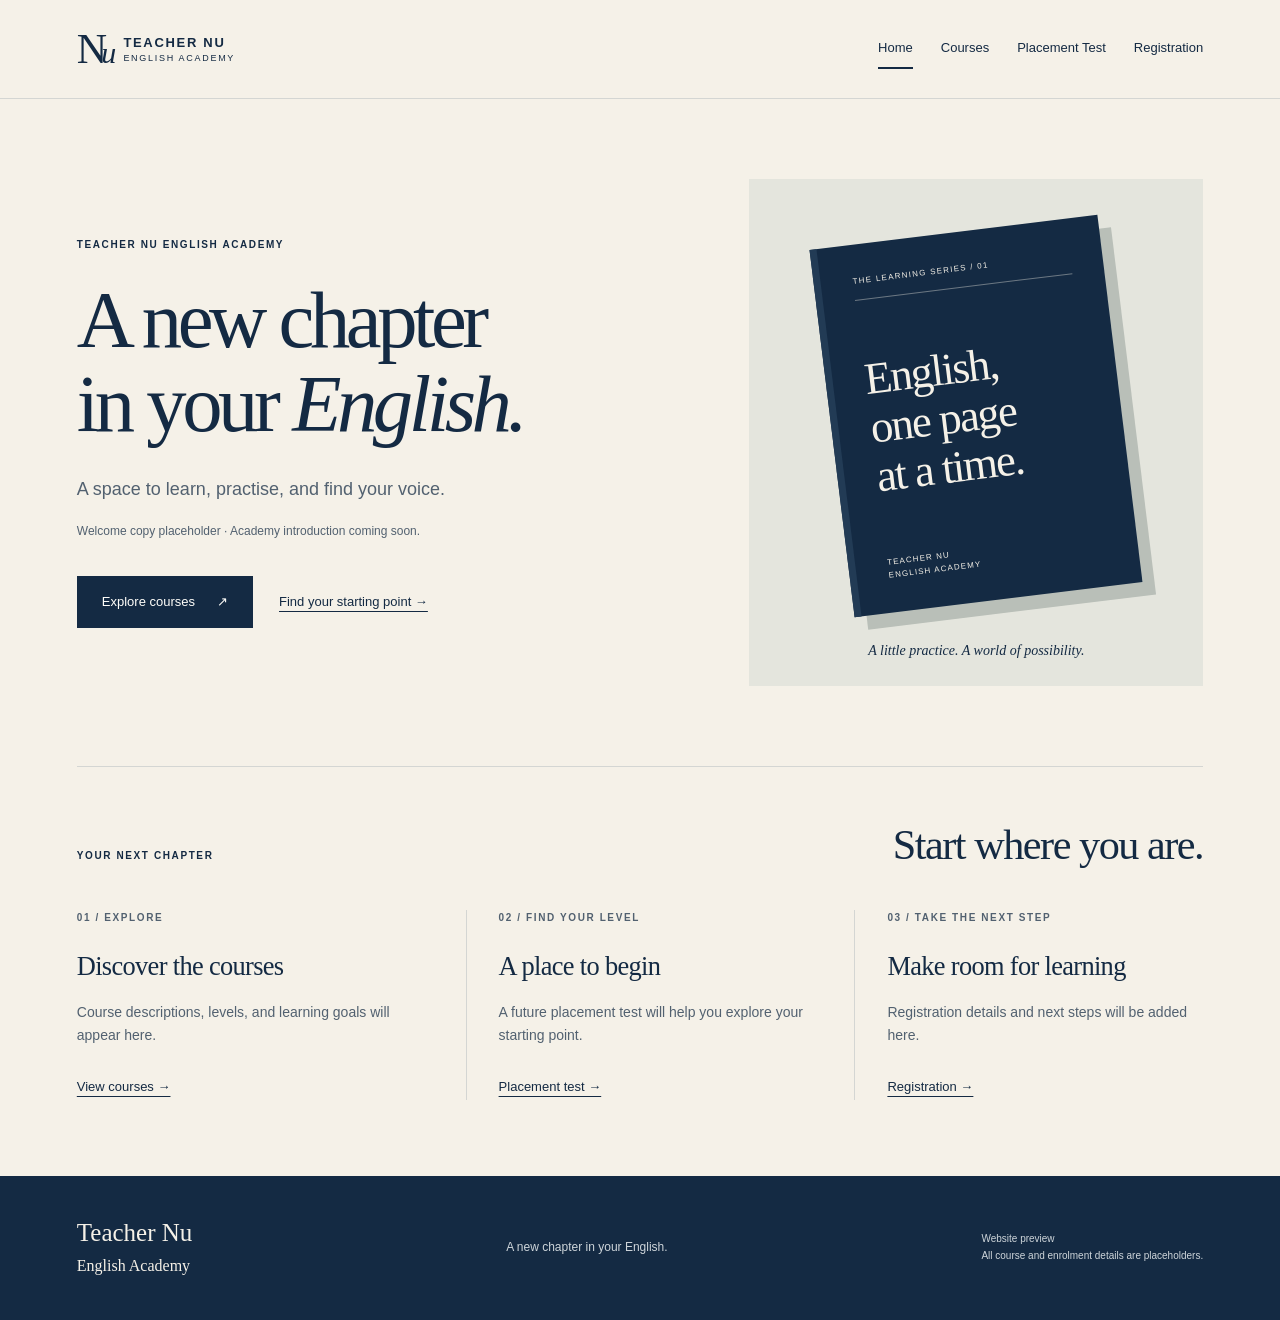
<file: index.html>
<!doctype html>
<html lang="en">
<head>
  <meta charset="utf-8">
  <meta name="viewport" content="width=device-width, initial-scale=1">
  <meta name="description" content="Teacher Nu English Academy — Home. Static website preview with placeholder content.">
  <meta name="theme-color" content="#142a43">
  <title>Home | Teacher Nu English Academy</title>
  <link rel="icon" href="assets/favicon.svg" type="image/svg+xml">
  <style id="academy-styles">
:root{--navy:#142a43;--cream:#f5f1e8;--white:#fffefa;--muted:#526170;--line:#d4d6d3;--serif:Georgia,'Times New Roman',serif;--sans:Arial,Helvetica,sans-serif}
*{box-sizing:border-box}html{scroll-behavior:smooth}body{margin:0;background:var(--cream);color:var(--navy);font-family:var(--sans);font-size:16px;line-height:1.65}a{color:inherit;text-underline-offset:5px}a:hover{color:#47617a}a:focus-visible,button:focus-visible,input:focus-visible,select:focus-visible{outline:3px solid #946324;outline-offset:5px}h1,h2,h3,p{margin:0}h1,h2,h3{font-family:var(--serif);font-weight:400}h1{font-size:clamp(3.2rem,6.3vw,6.4rem);line-height:1.04;letter-spacing:-.055em}h1 em{font-weight:400}h2{font-size:clamp(2rem,3.3vw,3rem);line-height:1.15;letter-spacing:-.035em}h3{font-size:1.65rem;line-height:1.25;letter-spacing:-.025em}p{max-width:65ch}main{max-width:1440px;margin:auto;padding:0 6%}.site-header{max-width:1440px;margin:auto;padding:28px 6%;display:flex;align-items:center;justify-content:space-between;gap:28px;border-bottom:1px solid var(--line)}.brand{display:flex;align-items:center;gap:13px;text-decoration:none;font-size:13px;font-weight:700;letter-spacing:.13em;line-height:1.5;flex-shrink:0}.brand small{display:block;font-size:9px;letter-spacing:.19em;font-weight:400}.brand-mark{display:flex;align-items:baseline;font-family:var(--serif);font-size:42px;font-weight:400;letter-spacing:-.14em;line-height:1}.brand-mark span{font-style:italic;font-size:30px}.site-header nav{display:flex;align-items:center;gap:28px}.site-header nav a{text-decoration:none;font-size:13px;padding:8px 0;border-bottom:2px solid transparent}.site-header nav a[aria-current=page]{border-color:var(--navy)}.site-header nav a:hover{border-color:#84919c}.skip-link{position:absolute;z-index:10;left:16px;top:-100px;background:var(--navy);color:white;padding:12px 20px}.skip-link:focus{top:10px}.hero{padding:80px 0}.home-hero{display:grid;grid-template-columns:1.35fr 1fr;align-items:center;gap:60px;min-height:640px}.eyebrow,.number{font-size:10px;font-weight:700;letter-spacing:.16em;text-transform:uppercase}.eyebrow{margin-bottom:24px}.lead{font-size:18px;margin-top:28px;line-height:1.7;color:var(--muted)}.placeholder{font-size:12px;color:var(--muted);margin-top:18px;max-width:58ch}.actions{display:flex;align-items:center;gap:26px;flex-wrap:wrap;margin-top:34px}.button{display:inline-flex;align-items:center;justify-content:center;gap:22px;background:var(--navy);color:var(--white);padding:15px 24px;font-family:var(--sans);font-size:13px;text-decoration:none;border:1px solid var(--navy);line-height:1.5}.button:hover{background:#284561;color:var(--white)}.text-link{font-size:13px;text-decoration:underline;display:inline-block}.book-art{position:relative;padding:28px 36px 24px;background:#e4e5dd;display:flex;flex-direction:column;align-items:center;overflow:hidden}.book{position:relative;width:100%;max-width:290px;min-height:370px;background:var(--navy);color:var(--cream);padding:30px 32px;transform:rotate(-7deg);box-shadow:12px 14px 0 #b9bfb8;display:flex;flex-direction:column;justify-content:space-between;border-left:7px solid #223b55;margin:24px 10px 38px}.book-label{font-size:8px;letter-spacing:.16em;border-bottom:1px solid #6c7883;padding-bottom:12px}.book-title{font-size:clamp(2.1rem,3.5vw,3.2rem);font-family:var(--serif);line-height:1.1;letter-spacing:-.04em}.book-bottom{font-size:8px;line-height:1.7;letter-spacing:.14em}.art-caption{font-family:var(--serif);font-style:italic;font-size:14px}.section{border-top:1px solid var(--line);padding:54px 0 76px}.section-heading{display:flex;align-items:baseline;justify-content:space-between;gap:24px;margin-bottom:40px}.section-heading .eyebrow{margin:0}.steps{display:grid;grid-template-columns:repeat(3,1fr);gap:40px}.steps article+article{border-left:1px solid var(--line);padding-left:32px}.number{display:block;margin-bottom:24px;color:var(--muted)}.steps h3{margin-bottom:18px}.steps p{color:var(--muted);font-size:14px;margin-bottom:26px}.page-hero{max-width:950px;padding-bottom:60px}.course-list{padding:0}.course-row{display:grid;grid-template-columns:55px 1fr 210px;gap:30px;padding:42px 0;border-bottom:1px solid var(--line);align-items:start}.course-row .number{padding-top:6px}.course-row .eyebrow{margin-bottom:12px}.course-row h2{font-size:2.25rem}.course-row p:not(.eyebrow){font-size:14px;color:var(--muted);margin-top:16px;max-width:55ch}.course-row dl{margin:0;font-size:12px}.course-row dl div+div{margin-top:18px}.course-row dt{text-transform:uppercase;font-size:9px;letter-spacing:.14em;color:var(--muted)}.course-row dd{margin:4px 0 0}.callout{display:flex;align-items:center;justify-content:space-between;gap:32px;padding:48px 0 65px}.callout .eyebrow{margin-bottom:12px}.split{display:grid;grid-template-columns:1fr 1fr;gap:10%;align-items:start}.split h2{margin-bottom:24px}.split>div>p:not(.eyebrow){color:var(--muted)}.detail-list{list-style:none;padding:0;margin:28px 0;font-size:14px}.detail-list li{border-top:1px solid var(--line);padding:12px 0}.paper{background:var(--white);padding:34px;border:1px solid var(--line)}fieldset{border:0;padding:0;margin:0;min-width:0}legend{font-family:var(--serif);font-size:1.5rem;line-height:1.35;padding:0;margin-bottom:22px;width:100%}.sample-sentence{margin:0 0 22px}.answer{display:flex;align-items:center;gap:12px;padding:12px 14px;border:1px solid var(--line);margin-bottom:10px;font-size:14px}.answer input{width:16px;height:16px;margin:0}.small{font-size:12px;line-height:1.7;color:var(--muted);margin-top:22px}.field{margin-bottom:20px}.field label{display:block;font-size:12px;margin-bottom:8px}.field input,.field select{width:100%;min-width:0;padding:12px;background:var(--cream);border:1px solid var(--line);border-radius:0;font:inherit;font-size:14px;color:var(--muted);opacity:1}input:disabled,select:disabled{cursor:not-allowed;-webkit-text-fill-color:var(--muted)}button:disabled{opacity:.65;cursor:not-allowed}.site-footer{background:var(--navy);color:var(--cream);padding:42px 6%;display:flex;justify-content:space-between;align-items:center;gap:32px}.footer-name{font-family:var(--serif);font-size:25px;line-height:1.2;text-decoration:none}.footer-name span{font-size:16px}.site-footer p{font-size:12px;color:#ced5da}.site-footer .footer-note{font-size:10px}.site-footer a:hover{color:white}
@media(min-width:1600px){.site-footer{padding-left:max(6%,calc((100vw - 1268px)/2));padding-right:max(6%,calc((100vw - 1268px)/2))}}
@media(max-width:950px){.site-header{align-items:flex-start;flex-wrap:wrap;gap:18px}.site-header nav{gap:24px;flex-wrap:wrap}.home-hero{gap:32px;padding:60px 0;min-height:auto}.book-art{padding:16px 22px}.book{padding:24px;min-height:320px}.section-heading{display:block}.section-heading .eyebrow{margin-bottom:16px}.steps{gap:24px}.steps article+article{padding-left:24px}.split{gap:6%}.paper{padding:25px}.course-row{grid-template-columns:35px 1fr 160px;gap:20px}.callout{align-items:flex-start;flex-direction:column}}
@media(max-width:640px){main{padding:0 6%}.site-header{padding-top:22px;padding-bottom:14px;gap:22px}.site-header nav{width:100%;gap:8px 20px}.site-header nav a{font-size:12px}.hero{padding:46px 0}.home-hero{grid-template-columns:1fr;gap:38px}h1{font-size:clamp(2.8rem,12vw,4.4rem)}.lead{font-size:16px;margin-top:22px}.actions{gap:22px;margin-top:28px}.book-art{min-height:340px;padding:12px 36px 20px}.book{max-width:230px;min-height:285px;margin-top:16px;margin-bottom:30px}.book-title{font-size:2.5rem}.art-caption{font-size:12px}.section{padding:36px 0 46px}.steps,.split{grid-template-columns:1fr;gap:32px}.steps article+article{border-left:0;border-top:1px solid var(--line);padding:28px 0 0}.steps .number{margin-bottom:14px}.steps p{margin-bottom:18px}.course-list{padding:0}.course-row{grid-template-columns:28px 1fr;gap:12px;padding:30px 0}.course-row h2{font-size:1.8rem}.course-row dl{grid-column:2;display:flex;flex-wrap:wrap;gap:28px;margin-top:8px}.course-row dl div+div{margin-top:0}.callout{padding:36px 0 46px;gap:24px}.paper{padding:24px}.site-footer{align-items:flex-start;flex-direction:column;gap:24px;padding-top:34px;padding-bottom:34px}.button{max-width:100%;text-align:center}.footer-note{max-width:40ch}}
@media(prefers-reduced-motion:reduce){html{scroll-behavior:auto}}
  </style>
</head>
<body>
<a class="skip-link" href="#main">Skip to content</a>
<header class="site-header"><a class="brand" href="index.html" aria-label="Teacher Nu English Academy home"><span class="brand-mark" aria-hidden="true">N<span>u</span></span><span>TEACHER NU<small>ENGLISH ACADEMY</small></span></a><nav aria-label="Main navigation"><a href="index.html" aria-current="page">Home</a><a href="courses.html">Courses</a><a href="placement-test.html">Placement Test</a><a href="registration.html">Registration</a></nav></header>
<main id="main"><section class="hero home-hero"><div><p class="eyebrow">Teacher Nu English Academy</p><h1>A new chapter<br>in your <em>English.</em></h1><p class="lead">A space to learn, practise, and find your voice.</p><p class="placeholder">Welcome copy placeholder · Academy introduction coming soon.</p><div class="actions"><a class="button" href="courses.html">Explore courses <span aria-hidden="true">↗</span></a><a class="text-link" href="placement-test.html">Find your starting point →</a></div></div><div class="book-art" aria-hidden="true"><div class="book"><span class="book-label">THE LEARNING SERIES / 01</span><span class="book-title">English,<br>one page<br>at a time.</span><span class="book-bottom">TEACHER NU<br>ENGLISH ACADEMY</span></div><span class="art-caption">A little practice. A world of possibility.</span></div></section><section class="section"><div class="section-heading"><p class="eyebrow">Your next chapter</p><h2>Start where you are.</h2></div><div class="steps"><article><span class="number">01 / EXPLORE</span><h3>Discover the courses</h3><p>Course descriptions, levels, and learning goals will appear here.</p><a class="text-link" href="courses.html">View courses →</a></article><article><span class="number">02 / FIND YOUR LEVEL</span><h3>A place to begin</h3><p>A future placement test will help you explore your starting point.</p><a class="text-link" href="placement-test.html">Placement test →</a></article><article><span class="number">03 / TAKE THE NEXT STEP</span><h3>Make room for learning</h3><p>Registration details and next steps will be added here.</p><a class="text-link" href="registration.html">Registration →</a></article></div></section></main>
<footer class="site-footer"><a class="footer-name" href="index.html">Teacher Nu<br><span>English Academy</span></a><p>A new chapter in your English.</p><p class="footer-note">Website preview<br>All course and enrolment details are placeholders.</p></footer>
</body>
</html>
</file>
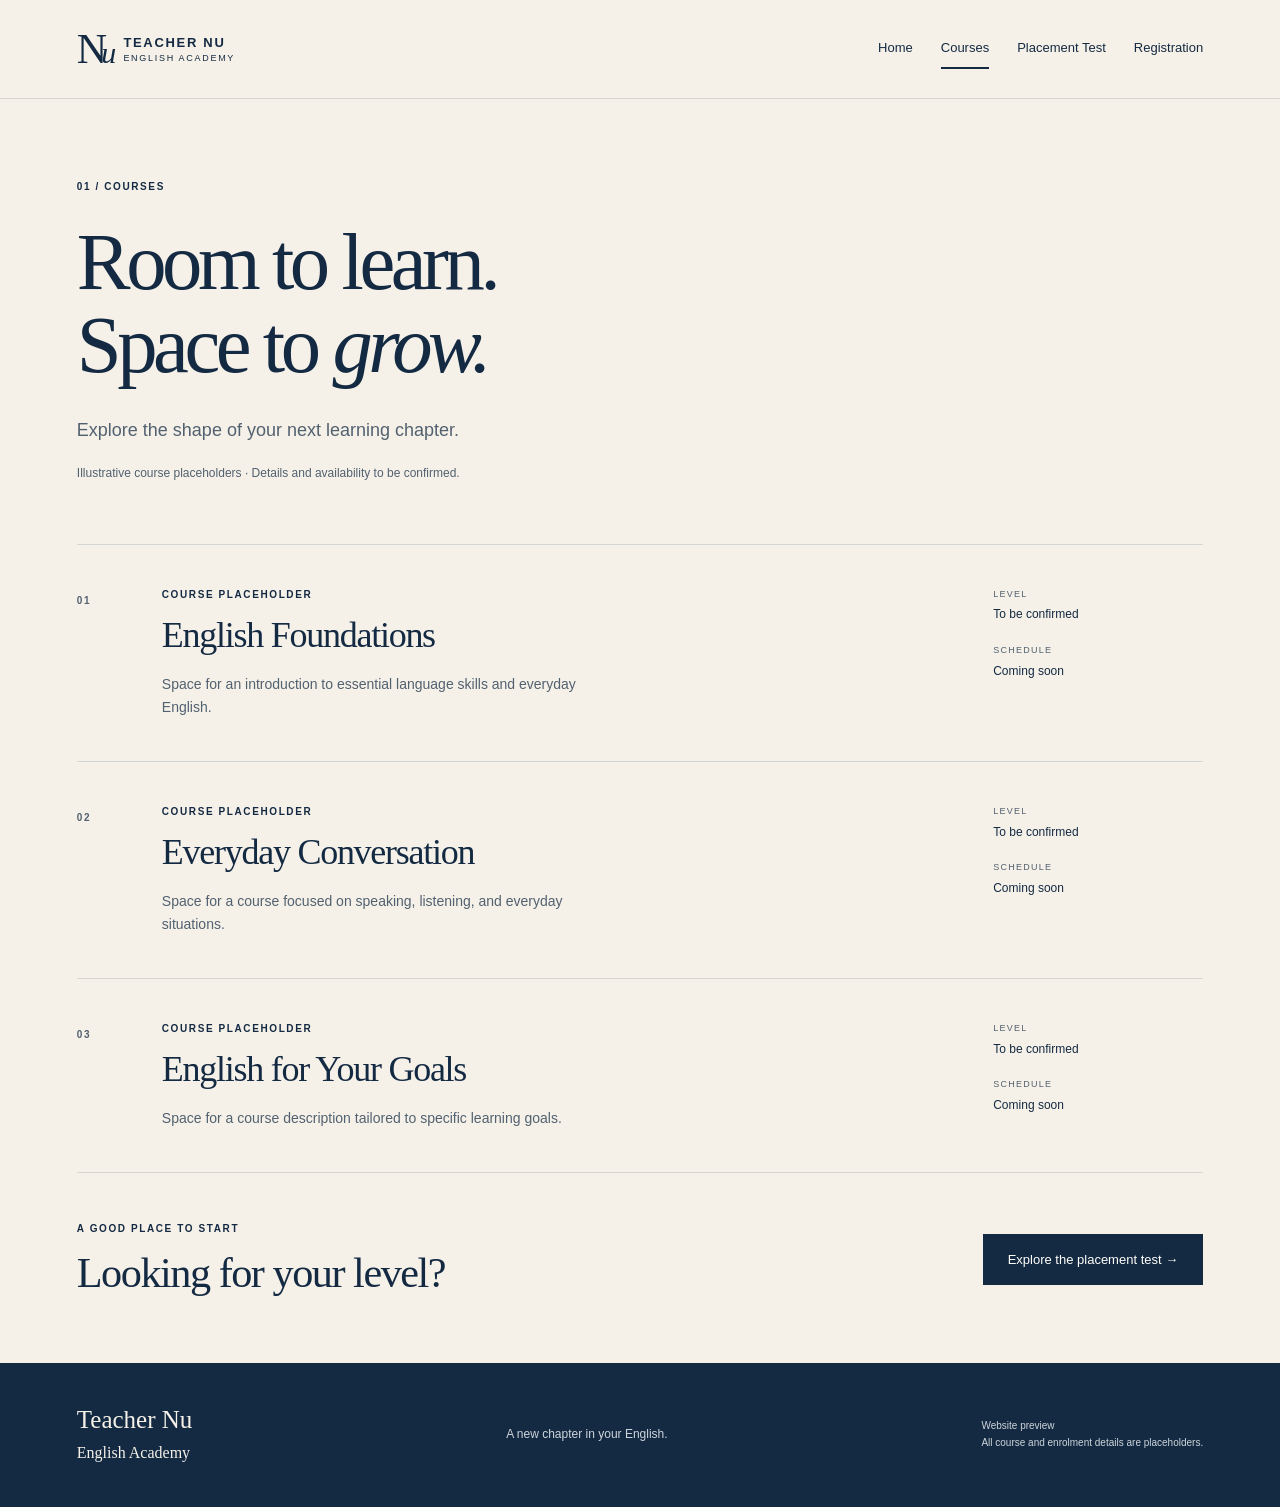
<file: courses.html>
<!doctype html>
<html lang="en">
<head>
  <meta charset="utf-8">
  <meta name="viewport" content="width=device-width, initial-scale=1">
  <meta name="description" content="Teacher Nu English Academy — Courses. Static website preview with placeholder content.">
  <meta name="theme-color" content="#142a43">
  <title>Courses | Teacher Nu English Academy</title>
  <link rel="icon" href="assets/favicon.svg" type="image/svg+xml">
  <style id="academy-styles">
:root{--navy:#142a43;--cream:#f5f1e8;--white:#fffefa;--muted:#526170;--line:#d4d6d3;--serif:Georgia,'Times New Roman',serif;--sans:Arial,Helvetica,sans-serif}
*{box-sizing:border-box}html{scroll-behavior:smooth}body{margin:0;background:var(--cream);color:var(--navy);font-family:var(--sans);font-size:16px;line-height:1.65}a{color:inherit;text-underline-offset:5px}a:hover{color:#47617a}a:focus-visible,button:focus-visible,input:focus-visible,select:focus-visible{outline:3px solid #946324;outline-offset:5px}h1,h2,h3,p{margin:0}h1,h2,h3{font-family:var(--serif);font-weight:400}h1{font-size:clamp(3.2rem,6.3vw,6.4rem);line-height:1.04;letter-spacing:-.055em}h1 em{font-weight:400}h2{font-size:clamp(2rem,3.3vw,3rem);line-height:1.15;letter-spacing:-.035em}h3{font-size:1.65rem;line-height:1.25;letter-spacing:-.025em}p{max-width:65ch}main{max-width:1440px;margin:auto;padding:0 6%}.site-header{max-width:1440px;margin:auto;padding:28px 6%;display:flex;align-items:center;justify-content:space-between;gap:28px;border-bottom:1px solid var(--line)}.brand{display:flex;align-items:center;gap:13px;text-decoration:none;font-size:13px;font-weight:700;letter-spacing:.13em;line-height:1.5;flex-shrink:0}.brand small{display:block;font-size:9px;letter-spacing:.19em;font-weight:400}.brand-mark{display:flex;align-items:baseline;font-family:var(--serif);font-size:42px;font-weight:400;letter-spacing:-.14em;line-height:1}.brand-mark span{font-style:italic;font-size:30px}.site-header nav{display:flex;align-items:center;gap:28px}.site-header nav a{text-decoration:none;font-size:13px;padding:8px 0;border-bottom:2px solid transparent}.site-header nav a[aria-current=page]{border-color:var(--navy)}.site-header nav a:hover{border-color:#84919c}.skip-link{position:absolute;z-index:10;left:16px;top:-100px;background:var(--navy);color:white;padding:12px 20px}.skip-link:focus{top:10px}.hero{padding:80px 0}.home-hero{display:grid;grid-template-columns:1.35fr 1fr;align-items:center;gap:60px;min-height:640px}.eyebrow,.number{font-size:10px;font-weight:700;letter-spacing:.16em;text-transform:uppercase}.eyebrow{margin-bottom:24px}.lead{font-size:18px;margin-top:28px;line-height:1.7;color:var(--muted)}.placeholder{font-size:12px;color:var(--muted);margin-top:18px;max-width:58ch}.actions{display:flex;align-items:center;gap:26px;flex-wrap:wrap;margin-top:34px}.button{display:inline-flex;align-items:center;justify-content:center;gap:22px;background:var(--navy);color:var(--white);padding:15px 24px;font-family:var(--sans);font-size:13px;text-decoration:none;border:1px solid var(--navy);line-height:1.5}.button:hover{background:#284561;color:var(--white)}.text-link{font-size:13px;text-decoration:underline;display:inline-block}.book-art{position:relative;padding:28px 36px 24px;background:#e4e5dd;display:flex;flex-direction:column;align-items:center;overflow:hidden}.book{position:relative;width:100%;max-width:290px;min-height:370px;background:var(--navy);color:var(--cream);padding:30px 32px;transform:rotate(-7deg);box-shadow:12px 14px 0 #b9bfb8;display:flex;flex-direction:column;justify-content:space-between;border-left:7px solid #223b55;margin:24px 10px 38px}.book-label{font-size:8px;letter-spacing:.16em;border-bottom:1px solid #6c7883;padding-bottom:12px}.book-title{font-size:clamp(2.1rem,3.5vw,3.2rem);font-family:var(--serif);line-height:1.1;letter-spacing:-.04em}.book-bottom{font-size:8px;line-height:1.7;letter-spacing:.14em}.art-caption{font-family:var(--serif);font-style:italic;font-size:14px}.section{border-top:1px solid var(--line);padding:54px 0 76px}.section-heading{display:flex;align-items:baseline;justify-content:space-between;gap:24px;margin-bottom:40px}.section-heading .eyebrow{margin:0}.steps{display:grid;grid-template-columns:repeat(3,1fr);gap:40px}.steps article+article{border-left:1px solid var(--line);padding-left:32px}.number{display:block;margin-bottom:24px;color:var(--muted)}.steps h3{margin-bottom:18px}.steps p{color:var(--muted);font-size:14px;margin-bottom:26px}.page-hero{max-width:950px;padding-bottom:60px}.course-list{padding:0}.course-row{display:grid;grid-template-columns:55px 1fr 210px;gap:30px;padding:42px 0;border-bottom:1px solid var(--line);align-items:start}.course-row .number{padding-top:6px}.course-row .eyebrow{margin-bottom:12px}.course-row h2{font-size:2.25rem}.course-row p:not(.eyebrow){font-size:14px;color:var(--muted);margin-top:16px;max-width:55ch}.course-row dl{margin:0;font-size:12px}.course-row dl div+div{margin-top:18px}.course-row dt{text-transform:uppercase;font-size:9px;letter-spacing:.14em;color:var(--muted)}.course-row dd{margin:4px 0 0}.callout{display:flex;align-items:center;justify-content:space-between;gap:32px;padding:48px 0 65px}.callout .eyebrow{margin-bottom:12px}.split{display:grid;grid-template-columns:1fr 1fr;gap:10%;align-items:start}.split h2{margin-bottom:24px}.split>div>p:not(.eyebrow){color:var(--muted)}.detail-list{list-style:none;padding:0;margin:28px 0;font-size:14px}.detail-list li{border-top:1px solid var(--line);padding:12px 0}.paper{background:var(--white);padding:34px;border:1px solid var(--line)}fieldset{border:0;padding:0;margin:0;min-width:0}legend{font-family:var(--serif);font-size:1.5rem;line-height:1.35;padding:0;margin-bottom:22px;width:100%}.sample-sentence{margin:0 0 22px}.answer{display:flex;align-items:center;gap:12px;padding:12px 14px;border:1px solid var(--line);margin-bottom:10px;font-size:14px}.answer input{width:16px;height:16px;margin:0}.small{font-size:12px;line-height:1.7;color:var(--muted);margin-top:22px}.field{margin-bottom:20px}.field label{display:block;font-size:12px;margin-bottom:8px}.field input,.field select{width:100%;min-width:0;padding:12px;background:var(--cream);border:1px solid var(--line);border-radius:0;font:inherit;font-size:14px;color:var(--muted);opacity:1}input:disabled,select:disabled{cursor:not-allowed;-webkit-text-fill-color:var(--muted)}button:disabled{opacity:.65;cursor:not-allowed}.site-footer{background:var(--navy);color:var(--cream);padding:42px 6%;display:flex;justify-content:space-between;align-items:center;gap:32px}.footer-name{font-family:var(--serif);font-size:25px;line-height:1.2;text-decoration:none}.footer-name span{font-size:16px}.site-footer p{font-size:12px;color:#ced5da}.site-footer .footer-note{font-size:10px}.site-footer a:hover{color:white}
@media(min-width:1600px){.site-footer{padding-left:max(6%,calc((100vw - 1268px)/2));padding-right:max(6%,calc((100vw - 1268px)/2))}}
@media(max-width:950px){.site-header{align-items:flex-start;flex-wrap:wrap;gap:18px}.site-header nav{gap:24px;flex-wrap:wrap}.home-hero{gap:32px;padding:60px 0;min-height:auto}.book-art{padding:16px 22px}.book{padding:24px;min-height:320px}.section-heading{display:block}.section-heading .eyebrow{margin-bottom:16px}.steps{gap:24px}.steps article+article{padding-left:24px}.split{gap:6%}.paper{padding:25px}.course-row{grid-template-columns:35px 1fr 160px;gap:20px}.callout{align-items:flex-start;flex-direction:column}}
@media(max-width:640px){main{padding:0 6%}.site-header{padding-top:22px;padding-bottom:14px;gap:22px}.site-header nav{width:100%;gap:8px 20px}.site-header nav a{font-size:12px}.hero{padding:46px 0}.home-hero{grid-template-columns:1fr;gap:38px}h1{font-size:clamp(2.8rem,12vw,4.4rem)}.lead{font-size:16px;margin-top:22px}.actions{gap:22px;margin-top:28px}.book-art{min-height:340px;padding:12px 36px 20px}.book{max-width:230px;min-height:285px;margin-top:16px;margin-bottom:30px}.book-title{font-size:2.5rem}.art-caption{font-size:12px}.section{padding:36px 0 46px}.steps,.split{grid-template-columns:1fr;gap:32px}.steps article+article{border-left:0;border-top:1px solid var(--line);padding:28px 0 0}.steps .number{margin-bottom:14px}.steps p{margin-bottom:18px}.course-list{padding:0}.course-row{grid-template-columns:28px 1fr;gap:12px;padding:30px 0}.course-row h2{font-size:1.8rem}.course-row dl{grid-column:2;display:flex;flex-wrap:wrap;gap:28px;margin-top:8px}.course-row dl div+div{margin-top:0}.callout{padding:36px 0 46px;gap:24px}.paper{padding:24px}.site-footer{align-items:flex-start;flex-direction:column;gap:24px;padding-top:34px;padding-bottom:34px}.button{max-width:100%;text-align:center}.footer-note{max-width:40ch}}
@media(prefers-reduced-motion:reduce){html{scroll-behavior:auto}}
  </style>
</head>
<body>
<a class="skip-link" href="#main">Skip to content</a>
<header class="site-header"><a class="brand" href="index.html" aria-label="Teacher Nu English Academy home"><span class="brand-mark" aria-hidden="true">N<span>u</span></span><span>TEACHER NU<small>ENGLISH ACADEMY</small></span></a><nav aria-label="Main navigation"><a href="index.html">Home</a><a href="courses.html" aria-current="page">Courses</a><a href="placement-test.html">Placement Test</a><a href="registration.html">Registration</a></nav></header>
<main id="main"><section class="hero page-hero"><p class="eyebrow">01 / Courses</p><h1>Room to learn.<br>Space to <em>grow.</em></h1><p class="lead">Explore the shape of your next learning chapter.</p><p class="placeholder">Illustrative course placeholders · Details and availability to be confirmed.</p></section><section class="section course-list" aria-label="Placeholder courses"><article class="course-row"><span class="number">01</span><div><p class="eyebrow">Course placeholder</p><h2>English Foundations</h2><p>Space for an introduction to essential language skills and everyday English.</p></div><dl><div><dt>Level</dt><dd>To be confirmed</dd></div><div><dt>Schedule</dt><dd>Coming soon</dd></div></dl></article><article class="course-row"><span class="number">02</span><div><p class="eyebrow">Course placeholder</p><h2>Everyday Conversation</h2><p>Space for a course focused on speaking, listening, and everyday situations.</p></div><dl><div><dt>Level</dt><dd>To be confirmed</dd></div><div><dt>Schedule</dt><dd>Coming soon</dd></div></dl></article><article class="course-row"><span class="number">03</span><div><p class="eyebrow">Course placeholder</p><h2>English for Your Goals</h2><p>Space for a course description tailored to specific learning goals.</p></div><dl><div><dt>Level</dt><dd>To be confirmed</dd></div><div><dt>Schedule</dt><dd>Coming soon</dd></div></dl></article></section><aside class="callout"><div><p class="eyebrow">A good place to start</p><h2>Looking for your level?</h2></div><a class="button" href="placement-test.html">Explore the placement test →</a></aside></main>
<footer class="site-footer"><a class="footer-name" href="index.html">Teacher Nu<br><span>English Academy</span></a><p>A new chapter in your English.</p><p class="footer-note">Website preview<br>All course and enrolment details are placeholders.</p></footer>
</body>
</html>
</file>
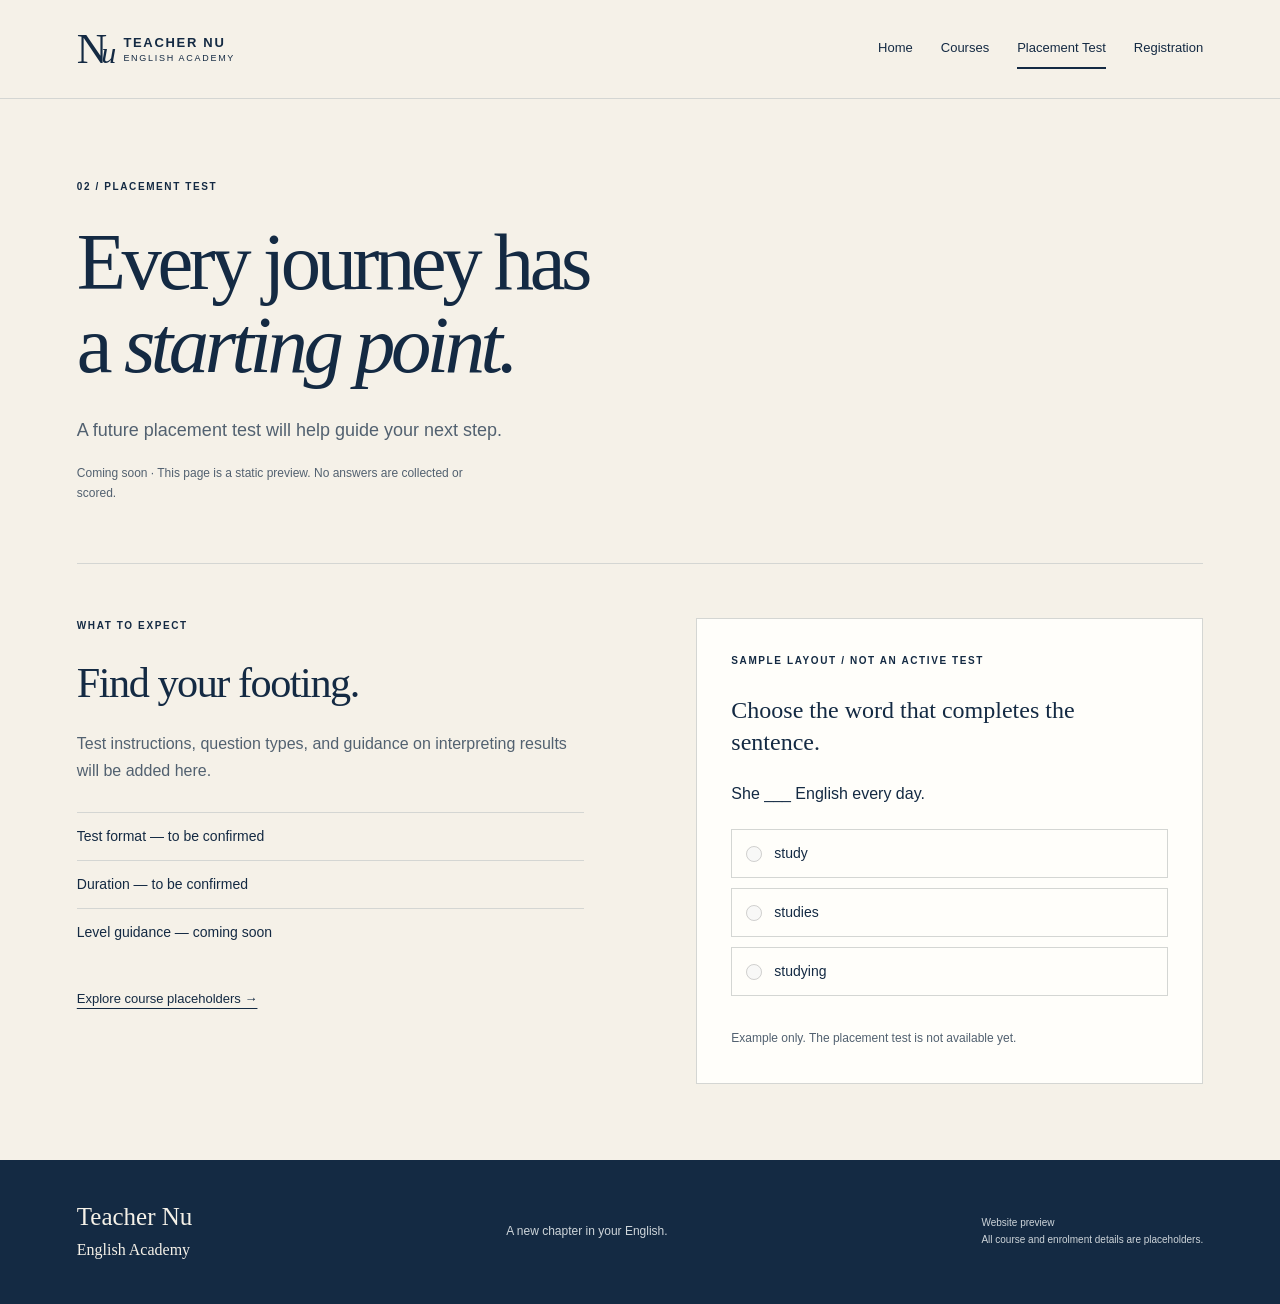
<file: placement-test.html>
<!doctype html>
<html lang="en">
<head>
  <meta charset="utf-8">
  <meta name="viewport" content="width=device-width, initial-scale=1">
  <meta name="description" content="Teacher Nu English Academy — Placement Test. Static website preview with placeholder content.">
  <meta name="theme-color" content="#142a43">
  <title>Placement Test | Teacher Nu English Academy</title>
  <link rel="icon" href="assets/favicon.svg" type="image/svg+xml">
  <style id="academy-styles">
:root{--navy:#142a43;--cream:#f5f1e8;--white:#fffefa;--muted:#526170;--line:#d4d6d3;--serif:Georgia,'Times New Roman',serif;--sans:Arial,Helvetica,sans-serif}
*{box-sizing:border-box}html{scroll-behavior:smooth}body{margin:0;background:var(--cream);color:var(--navy);font-family:var(--sans);font-size:16px;line-height:1.65}a{color:inherit;text-underline-offset:5px}a:hover{color:#47617a}a:focus-visible,button:focus-visible,input:focus-visible,select:focus-visible{outline:3px solid #946324;outline-offset:5px}h1,h2,h3,p{margin:0}h1,h2,h3{font-family:var(--serif);font-weight:400}h1{font-size:clamp(3.2rem,6.3vw,6.4rem);line-height:1.04;letter-spacing:-.055em}h1 em{font-weight:400}h2{font-size:clamp(2rem,3.3vw,3rem);line-height:1.15;letter-spacing:-.035em}h3{font-size:1.65rem;line-height:1.25;letter-spacing:-.025em}p{max-width:65ch}main{max-width:1440px;margin:auto;padding:0 6%}.site-header{max-width:1440px;margin:auto;padding:28px 6%;display:flex;align-items:center;justify-content:space-between;gap:28px;border-bottom:1px solid var(--line)}.brand{display:flex;align-items:center;gap:13px;text-decoration:none;font-size:13px;font-weight:700;letter-spacing:.13em;line-height:1.5;flex-shrink:0}.brand small{display:block;font-size:9px;letter-spacing:.19em;font-weight:400}.brand-mark{display:flex;align-items:baseline;font-family:var(--serif);font-size:42px;font-weight:400;letter-spacing:-.14em;line-height:1}.brand-mark span{font-style:italic;font-size:30px}.site-header nav{display:flex;align-items:center;gap:28px}.site-header nav a{text-decoration:none;font-size:13px;padding:8px 0;border-bottom:2px solid transparent}.site-header nav a[aria-current=page]{border-color:var(--navy)}.site-header nav a:hover{border-color:#84919c}.skip-link{position:absolute;z-index:10;left:16px;top:-100px;background:var(--navy);color:white;padding:12px 20px}.skip-link:focus{top:10px}.hero{padding:80px 0}.home-hero{display:grid;grid-template-columns:1.35fr 1fr;align-items:center;gap:60px;min-height:640px}.eyebrow,.number{font-size:10px;font-weight:700;letter-spacing:.16em;text-transform:uppercase}.eyebrow{margin-bottom:24px}.lead{font-size:18px;margin-top:28px;line-height:1.7;color:var(--muted)}.placeholder{font-size:12px;color:var(--muted);margin-top:18px;max-width:58ch}.actions{display:flex;align-items:center;gap:26px;flex-wrap:wrap;margin-top:34px}.button{display:inline-flex;align-items:center;justify-content:center;gap:22px;background:var(--navy);color:var(--white);padding:15px 24px;font-family:var(--sans);font-size:13px;text-decoration:none;border:1px solid var(--navy);line-height:1.5}.button:hover{background:#284561;color:var(--white)}.text-link{font-size:13px;text-decoration:underline;display:inline-block}.book-art{position:relative;padding:28px 36px 24px;background:#e4e5dd;display:flex;flex-direction:column;align-items:center;overflow:hidden}.book{position:relative;width:100%;max-width:290px;min-height:370px;background:var(--navy);color:var(--cream);padding:30px 32px;transform:rotate(-7deg);box-shadow:12px 14px 0 #b9bfb8;display:flex;flex-direction:column;justify-content:space-between;border-left:7px solid #223b55;margin:24px 10px 38px}.book-label{font-size:8px;letter-spacing:.16em;border-bottom:1px solid #6c7883;padding-bottom:12px}.book-title{font-size:clamp(2.1rem,3.5vw,3.2rem);font-family:var(--serif);line-height:1.1;letter-spacing:-.04em}.book-bottom{font-size:8px;line-height:1.7;letter-spacing:.14em}.art-caption{font-family:var(--serif);font-style:italic;font-size:14px}.section{border-top:1px solid var(--line);padding:54px 0 76px}.section-heading{display:flex;align-items:baseline;justify-content:space-between;gap:24px;margin-bottom:40px}.section-heading .eyebrow{margin:0}.steps{display:grid;grid-template-columns:repeat(3,1fr);gap:40px}.steps article+article{border-left:1px solid var(--line);padding-left:32px}.number{display:block;margin-bottom:24px;color:var(--muted)}.steps h3{margin-bottom:18px}.steps p{color:var(--muted);font-size:14px;margin-bottom:26px}.page-hero{max-width:950px;padding-bottom:60px}.course-list{padding:0}.course-row{display:grid;grid-template-columns:55px 1fr 210px;gap:30px;padding:42px 0;border-bottom:1px solid var(--line);align-items:start}.course-row .number{padding-top:6px}.course-row .eyebrow{margin-bottom:12px}.course-row h2{font-size:2.25rem}.course-row p:not(.eyebrow){font-size:14px;color:var(--muted);margin-top:16px;max-width:55ch}.course-row dl{margin:0;font-size:12px}.course-row dl div+div{margin-top:18px}.course-row dt{text-transform:uppercase;font-size:9px;letter-spacing:.14em;color:var(--muted)}.course-row dd{margin:4px 0 0}.callout{display:flex;align-items:center;justify-content:space-between;gap:32px;padding:48px 0 65px}.callout .eyebrow{margin-bottom:12px}.split{display:grid;grid-template-columns:1fr 1fr;gap:10%;align-items:start}.split h2{margin-bottom:24px}.split>div>p:not(.eyebrow){color:var(--muted)}.detail-list{list-style:none;padding:0;margin:28px 0;font-size:14px}.detail-list li{border-top:1px solid var(--line);padding:12px 0}.paper{background:var(--white);padding:34px;border:1px solid var(--line)}fieldset{border:0;padding:0;margin:0;min-width:0}legend{font-family:var(--serif);font-size:1.5rem;line-height:1.35;padding:0;margin-bottom:22px;width:100%}.sample-sentence{margin:0 0 22px}.answer{display:flex;align-items:center;gap:12px;padding:12px 14px;border:1px solid var(--line);margin-bottom:10px;font-size:14px}.answer input{width:16px;height:16px;margin:0}.small{font-size:12px;line-height:1.7;color:var(--muted);margin-top:22px}.field{margin-bottom:20px}.field label{display:block;font-size:12px;margin-bottom:8px}.field input,.field select{width:100%;min-width:0;padding:12px;background:var(--cream);border:1px solid var(--line);border-radius:0;font:inherit;font-size:14px;color:var(--muted);opacity:1}input:disabled,select:disabled{cursor:not-allowed;-webkit-text-fill-color:var(--muted)}button:disabled{opacity:.65;cursor:not-allowed}.site-footer{background:var(--navy);color:var(--cream);padding:42px 6%;display:flex;justify-content:space-between;align-items:center;gap:32px}.footer-name{font-family:var(--serif);font-size:25px;line-height:1.2;text-decoration:none}.footer-name span{font-size:16px}.site-footer p{font-size:12px;color:#ced5da}.site-footer .footer-note{font-size:10px}.site-footer a:hover{color:white}
@media(min-width:1600px){.site-footer{padding-left:max(6%,calc((100vw - 1268px)/2));padding-right:max(6%,calc((100vw - 1268px)/2))}}
@media(max-width:950px){.site-header{align-items:flex-start;flex-wrap:wrap;gap:18px}.site-header nav{gap:24px;flex-wrap:wrap}.home-hero{gap:32px;padding:60px 0;min-height:auto}.book-art{padding:16px 22px}.book{padding:24px;min-height:320px}.section-heading{display:block}.section-heading .eyebrow{margin-bottom:16px}.steps{gap:24px}.steps article+article{padding-left:24px}.split{gap:6%}.paper{padding:25px}.course-row{grid-template-columns:35px 1fr 160px;gap:20px}.callout{align-items:flex-start;flex-direction:column}}
@media(max-width:640px){main{padding:0 6%}.site-header{padding-top:22px;padding-bottom:14px;gap:22px}.site-header nav{width:100%;gap:8px 20px}.site-header nav a{font-size:12px}.hero{padding:46px 0}.home-hero{grid-template-columns:1fr;gap:38px}h1{font-size:clamp(2.8rem,12vw,4.4rem)}.lead{font-size:16px;margin-top:22px}.actions{gap:22px;margin-top:28px}.book-art{min-height:340px;padding:12px 36px 20px}.book{max-width:230px;min-height:285px;margin-top:16px;margin-bottom:30px}.book-title{font-size:2.5rem}.art-caption{font-size:12px}.section{padding:36px 0 46px}.steps,.split{grid-template-columns:1fr;gap:32px}.steps article+article{border-left:0;border-top:1px solid var(--line);padding:28px 0 0}.steps .number{margin-bottom:14px}.steps p{margin-bottom:18px}.course-list{padding:0}.course-row{grid-template-columns:28px 1fr;gap:12px;padding:30px 0}.course-row h2{font-size:1.8rem}.course-row dl{grid-column:2;display:flex;flex-wrap:wrap;gap:28px;margin-top:8px}.course-row dl div+div{margin-top:0}.callout{padding:36px 0 46px;gap:24px}.paper{padding:24px}.site-footer{align-items:flex-start;flex-direction:column;gap:24px;padding-top:34px;padding-bottom:34px}.button{max-width:100%;text-align:center}.footer-note{max-width:40ch}}
@media(prefers-reduced-motion:reduce){html{scroll-behavior:auto}}
  </style>
</head>
<body>
<a class="skip-link" href="#main">Skip to content</a>
<header class="site-header"><a class="brand" href="index.html" aria-label="Teacher Nu English Academy home"><span class="brand-mark" aria-hidden="true">N<span>u</span></span><span>TEACHER NU<small>ENGLISH ACADEMY</small></span></a><nav aria-label="Main navigation"><a href="index.html">Home</a><a href="courses.html">Courses</a><a href="placement-test.html" aria-current="page">Placement Test</a><a href="registration.html">Registration</a></nav></header>
<main id="main"><section class="hero page-hero"><p class="eyebrow">02 / Placement Test</p><h1>Every journey has<br>a <em>starting point.</em></h1><p class="lead">A future placement test will help guide your next step.</p><p class="placeholder">Coming soon · This page is a static preview. No answers are collected or scored.</p></section><section class="section split"><div><p class="eyebrow">What to expect</p><h2>Find your footing.</h2><p>Test instructions, question types, and guidance on interpreting results will be added here.</p><ul class="detail-list"><li>Test format — to be confirmed</li><li>Duration — to be confirmed</li><li>Level guidance — coming soon</li></ul><a class="text-link" href="courses.html">Explore course placeholders →</a></div><div class="paper"><p class="eyebrow">Sample layout / not an active test</p><fieldset disabled><legend>Choose the word that completes the sentence.</legend><p class="sample-sentence">She ___ English every day.</p><label class="answer"><input type="radio" name="sample" value="study"> study</label><label class="answer"><input type="radio" name="sample" value="studies"> studies</label><label class="answer"><input type="radio" name="sample" value="studying"> studying</label></fieldset><p class="small">Example only. The placement test is not available yet.</p></div></section></main>
<footer class="site-footer"><a class="footer-name" href="index.html">Teacher Nu<br><span>English Academy</span></a><p>A new chapter in your English.</p><p class="footer-note">Website preview<br>All course and enrolment details are placeholders.</p></footer>
</body>
</html>
</file>
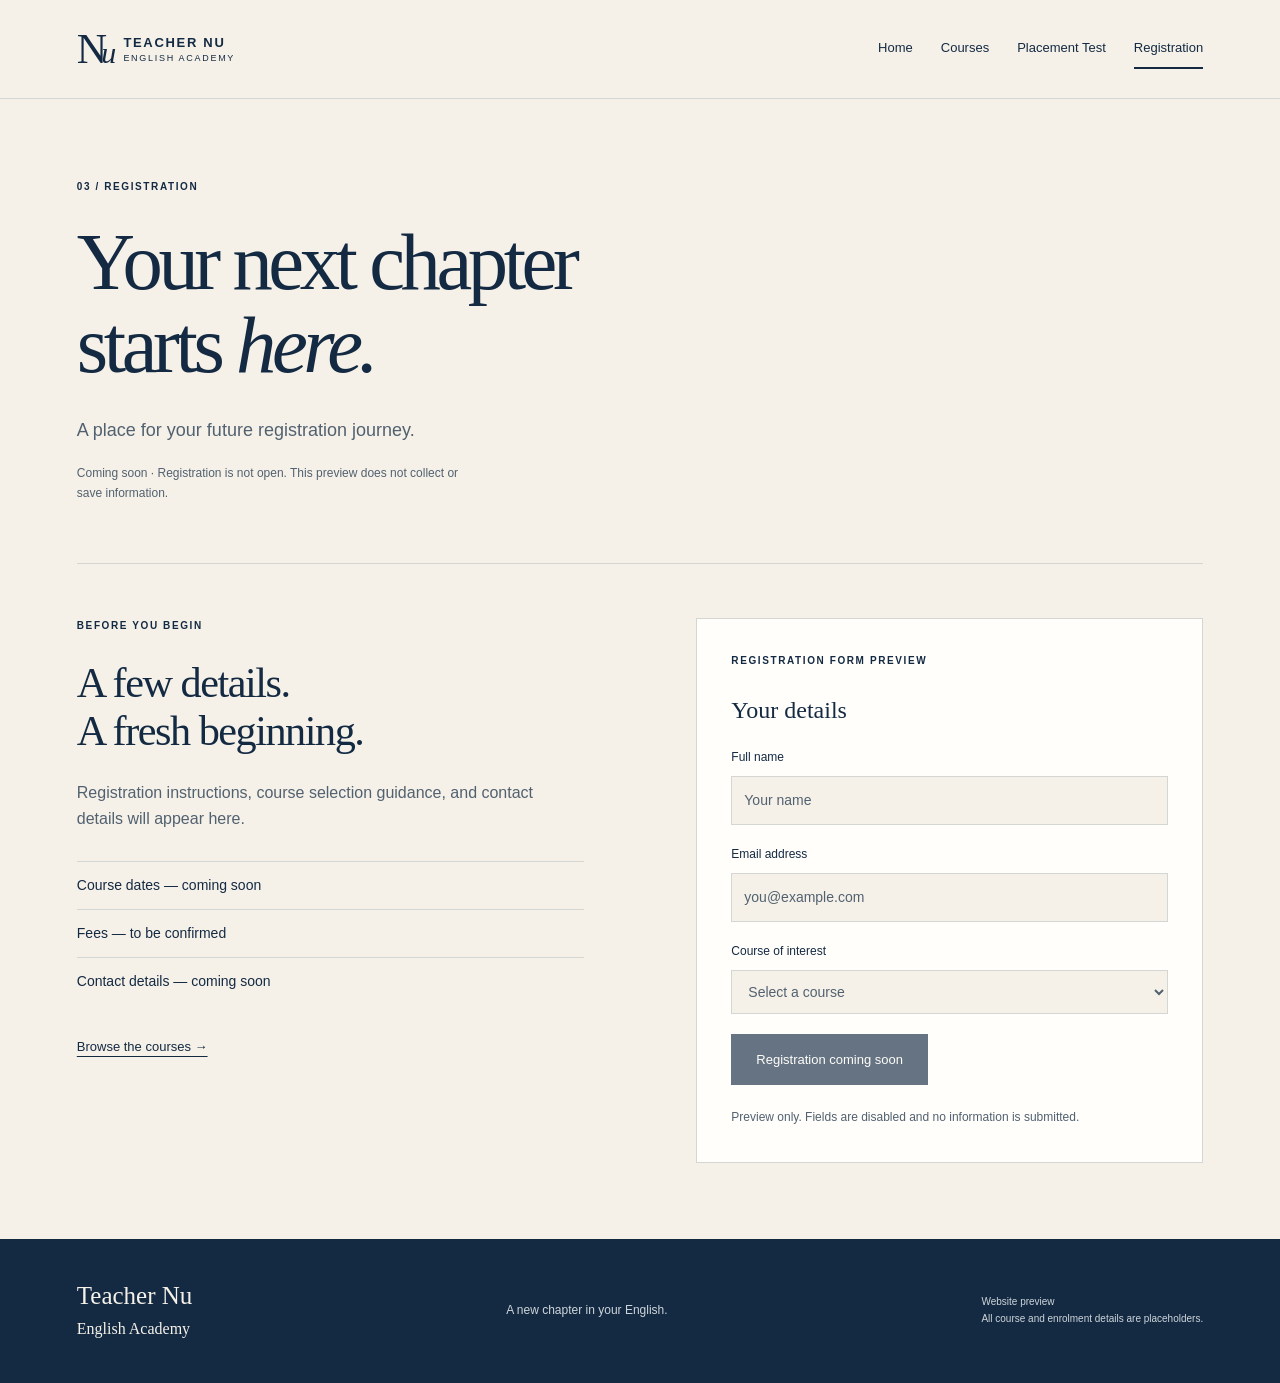
<file: registration.html>
<!doctype html>
<html lang="en">
<head>
  <meta charset="utf-8">
  <meta name="viewport" content="width=device-width, initial-scale=1">
  <meta name="description" content="Teacher Nu English Academy — Registration. Static website preview with placeholder content.">
  <meta name="theme-color" content="#142a43">
  <title>Registration | Teacher Nu English Academy</title>
  <link rel="icon" href="assets/favicon.svg" type="image/svg+xml">
  <style id="academy-styles">
:root{--navy:#142a43;--cream:#f5f1e8;--white:#fffefa;--muted:#526170;--line:#d4d6d3;--serif:Georgia,'Times New Roman',serif;--sans:Arial,Helvetica,sans-serif}
*{box-sizing:border-box}html{scroll-behavior:smooth}body{margin:0;background:var(--cream);color:var(--navy);font-family:var(--sans);font-size:16px;line-height:1.65}a{color:inherit;text-underline-offset:5px}a:hover{color:#47617a}a:focus-visible,button:focus-visible,input:focus-visible,select:focus-visible{outline:3px solid #946324;outline-offset:5px}h1,h2,h3,p{margin:0}h1,h2,h3{font-family:var(--serif);font-weight:400}h1{font-size:clamp(3.2rem,6.3vw,6.4rem);line-height:1.04;letter-spacing:-.055em}h1 em{font-weight:400}h2{font-size:clamp(2rem,3.3vw,3rem);line-height:1.15;letter-spacing:-.035em}h3{font-size:1.65rem;line-height:1.25;letter-spacing:-.025em}p{max-width:65ch}main{max-width:1440px;margin:auto;padding:0 6%}.site-header{max-width:1440px;margin:auto;padding:28px 6%;display:flex;align-items:center;justify-content:space-between;gap:28px;border-bottom:1px solid var(--line)}.brand{display:flex;align-items:center;gap:13px;text-decoration:none;font-size:13px;font-weight:700;letter-spacing:.13em;line-height:1.5;flex-shrink:0}.brand small{display:block;font-size:9px;letter-spacing:.19em;font-weight:400}.brand-mark{display:flex;align-items:baseline;font-family:var(--serif);font-size:42px;font-weight:400;letter-spacing:-.14em;line-height:1}.brand-mark span{font-style:italic;font-size:30px}.site-header nav{display:flex;align-items:center;gap:28px}.site-header nav a{text-decoration:none;font-size:13px;padding:8px 0;border-bottom:2px solid transparent}.site-header nav a[aria-current=page]{border-color:var(--navy)}.site-header nav a:hover{border-color:#84919c}.skip-link{position:absolute;z-index:10;left:16px;top:-100px;background:var(--navy);color:white;padding:12px 20px}.skip-link:focus{top:10px}.hero{padding:80px 0}.home-hero{display:grid;grid-template-columns:1.35fr 1fr;align-items:center;gap:60px;min-height:640px}.eyebrow,.number{font-size:10px;font-weight:700;letter-spacing:.16em;text-transform:uppercase}.eyebrow{margin-bottom:24px}.lead{font-size:18px;margin-top:28px;line-height:1.7;color:var(--muted)}.placeholder{font-size:12px;color:var(--muted);margin-top:18px;max-width:58ch}.actions{display:flex;align-items:center;gap:26px;flex-wrap:wrap;margin-top:34px}.button{display:inline-flex;align-items:center;justify-content:center;gap:22px;background:var(--navy);color:var(--white);padding:15px 24px;font-family:var(--sans);font-size:13px;text-decoration:none;border:1px solid var(--navy);line-height:1.5}.button:hover{background:#284561;color:var(--white)}.text-link{font-size:13px;text-decoration:underline;display:inline-block}.book-art{position:relative;padding:28px 36px 24px;background:#e4e5dd;display:flex;flex-direction:column;align-items:center;overflow:hidden}.book{position:relative;width:100%;max-width:290px;min-height:370px;background:var(--navy);color:var(--cream);padding:30px 32px;transform:rotate(-7deg);box-shadow:12px 14px 0 #b9bfb8;display:flex;flex-direction:column;justify-content:space-between;border-left:7px solid #223b55;margin:24px 10px 38px}.book-label{font-size:8px;letter-spacing:.16em;border-bottom:1px solid #6c7883;padding-bottom:12px}.book-title{font-size:clamp(2.1rem,3.5vw,3.2rem);font-family:var(--serif);line-height:1.1;letter-spacing:-.04em}.book-bottom{font-size:8px;line-height:1.7;letter-spacing:.14em}.art-caption{font-family:var(--serif);font-style:italic;font-size:14px}.section{border-top:1px solid var(--line);padding:54px 0 76px}.section-heading{display:flex;align-items:baseline;justify-content:space-between;gap:24px;margin-bottom:40px}.section-heading .eyebrow{margin:0}.steps{display:grid;grid-template-columns:repeat(3,1fr);gap:40px}.steps article+article{border-left:1px solid var(--line);padding-left:32px}.number{display:block;margin-bottom:24px;color:var(--muted)}.steps h3{margin-bottom:18px}.steps p{color:var(--muted);font-size:14px;margin-bottom:26px}.page-hero{max-width:950px;padding-bottom:60px}.course-list{padding:0}.course-row{display:grid;grid-template-columns:55px 1fr 210px;gap:30px;padding:42px 0;border-bottom:1px solid var(--line);align-items:start}.course-row .number{padding-top:6px}.course-row .eyebrow{margin-bottom:12px}.course-row h2{font-size:2.25rem}.course-row p:not(.eyebrow){font-size:14px;color:var(--muted);margin-top:16px;max-width:55ch}.course-row dl{margin:0;font-size:12px}.course-row dl div+div{margin-top:18px}.course-row dt{text-transform:uppercase;font-size:9px;letter-spacing:.14em;color:var(--muted)}.course-row dd{margin:4px 0 0}.callout{display:flex;align-items:center;justify-content:space-between;gap:32px;padding:48px 0 65px}.callout .eyebrow{margin-bottom:12px}.split{display:grid;grid-template-columns:1fr 1fr;gap:10%;align-items:start}.split h2{margin-bottom:24px}.split>div>p:not(.eyebrow){color:var(--muted)}.detail-list{list-style:none;padding:0;margin:28px 0;font-size:14px}.detail-list li{border-top:1px solid var(--line);padding:12px 0}.paper{background:var(--white);padding:34px;border:1px solid var(--line)}fieldset{border:0;padding:0;margin:0;min-width:0}legend{font-family:var(--serif);font-size:1.5rem;line-height:1.35;padding:0;margin-bottom:22px;width:100%}.sample-sentence{margin:0 0 22px}.answer{display:flex;align-items:center;gap:12px;padding:12px 14px;border:1px solid var(--line);margin-bottom:10px;font-size:14px}.answer input{width:16px;height:16px;margin:0}.small{font-size:12px;line-height:1.7;color:var(--muted);margin-top:22px}.field{margin-bottom:20px}.field label{display:block;font-size:12px;margin-bottom:8px}.field input,.field select{width:100%;min-width:0;padding:12px;background:var(--cream);border:1px solid var(--line);border-radius:0;font:inherit;font-size:14px;color:var(--muted);opacity:1}input:disabled,select:disabled{cursor:not-allowed;-webkit-text-fill-color:var(--muted)}button:disabled{opacity:.65;cursor:not-allowed}.site-footer{background:var(--navy);color:var(--cream);padding:42px 6%;display:flex;justify-content:space-between;align-items:center;gap:32px}.footer-name{font-family:var(--serif);font-size:25px;line-height:1.2;text-decoration:none}.footer-name span{font-size:16px}.site-footer p{font-size:12px;color:#ced5da}.site-footer .footer-note{font-size:10px}.site-footer a:hover{color:white}
@media(min-width:1600px){.site-footer{padding-left:max(6%,calc((100vw - 1268px)/2));padding-right:max(6%,calc((100vw - 1268px)/2))}}
@media(max-width:950px){.site-header{align-items:flex-start;flex-wrap:wrap;gap:18px}.site-header nav{gap:24px;flex-wrap:wrap}.home-hero{gap:32px;padding:60px 0;min-height:auto}.book-art{padding:16px 22px}.book{padding:24px;min-height:320px}.section-heading{display:block}.section-heading .eyebrow{margin-bottom:16px}.steps{gap:24px}.steps article+article{padding-left:24px}.split{gap:6%}.paper{padding:25px}.course-row{grid-template-columns:35px 1fr 160px;gap:20px}.callout{align-items:flex-start;flex-direction:column}}
@media(max-width:640px){main{padding:0 6%}.site-header{padding-top:22px;padding-bottom:14px;gap:22px}.site-header nav{width:100%;gap:8px 20px}.site-header nav a{font-size:12px}.hero{padding:46px 0}.home-hero{grid-template-columns:1fr;gap:38px}h1{font-size:clamp(2.8rem,12vw,4.4rem)}.lead{font-size:16px;margin-top:22px}.actions{gap:22px;margin-top:28px}.book-art{min-height:340px;padding:12px 36px 20px}.book{max-width:230px;min-height:285px;margin-top:16px;margin-bottom:30px}.book-title{font-size:2.5rem}.art-caption{font-size:12px}.section{padding:36px 0 46px}.steps,.split{grid-template-columns:1fr;gap:32px}.steps article+article{border-left:0;border-top:1px solid var(--line);padding:28px 0 0}.steps .number{margin-bottom:14px}.steps p{margin-bottom:18px}.course-list{padding:0}.course-row{grid-template-columns:28px 1fr;gap:12px;padding:30px 0}.course-row h2{font-size:1.8rem}.course-row dl{grid-column:2;display:flex;flex-wrap:wrap;gap:28px;margin-top:8px}.course-row dl div+div{margin-top:0}.callout{padding:36px 0 46px;gap:24px}.paper{padding:24px}.site-footer{align-items:flex-start;flex-direction:column;gap:24px;padding-top:34px;padding-bottom:34px}.button{max-width:100%;text-align:center}.footer-note{max-width:40ch}}
@media(prefers-reduced-motion:reduce){html{scroll-behavior:auto}}
  </style>
</head>
<body>
<a class="skip-link" href="#main">Skip to content</a>
<header class="site-header"><a class="brand" href="index.html" aria-label="Teacher Nu English Academy home"><span class="brand-mark" aria-hidden="true">N<span>u</span></span><span>TEACHER NU<small>ENGLISH ACADEMY</small></span></a><nav aria-label="Main navigation"><a href="index.html">Home</a><a href="courses.html">Courses</a><a href="placement-test.html">Placement Test</a><a href="registration.html" aria-current="page">Registration</a></nav></header>
<main id="main"><section class="hero page-hero"><p class="eyebrow">03 / Registration</p><h1>Your next chapter<br>starts <em>here.</em></h1><p class="lead">A place for your future registration journey.</p><p class="placeholder">Coming soon · Registration is not open. This preview does not collect or save information.</p></section><section class="section split"><div><p class="eyebrow">Before you begin</p><h2>A few details.<br>A fresh beginning.</h2><p>Registration instructions, course selection guidance, and contact details will appear here.</p><ul class="detail-list"><li>Course dates — coming soon</li><li>Fees — to be confirmed</li><li>Contact details — coming soon</li></ul><a class="text-link" href="courses.html">Browse the courses →</a></div><div class="paper"><p class="eyebrow">Registration form preview</p><fieldset disabled><legend>Your details</legend><div class="field"><label for="full-name">Full name</label><input id="full-name" type="text" placeholder="Your name" autocomplete="off"></div><div class="field"><label for="email">Email address</label><input id="email" type="email" placeholder="you@example.com" autocomplete="off"></div><div class="field"><label for="course">Course of interest</label><select id="course"><option>Select a course</option><option>English Foundations (placeholder)</option><option>Everyday Conversation (placeholder)</option><option>English for Your Goals (placeholder)</option></select></div><button class="button" type="button" disabled>Registration coming soon</button></fieldset><p class="small">Preview only. Fields are disabled and no information is submitted.</p></div></section></main>
<footer class="site-footer"><a class="footer-name" href="index.html">Teacher Nu<br><span>English Academy</span></a><p>A new chapter in your English.</p><p class="footer-note">Website preview<br>All course and enrolment details are placeholders.</p></footer>
</body>
</html>
</file>
